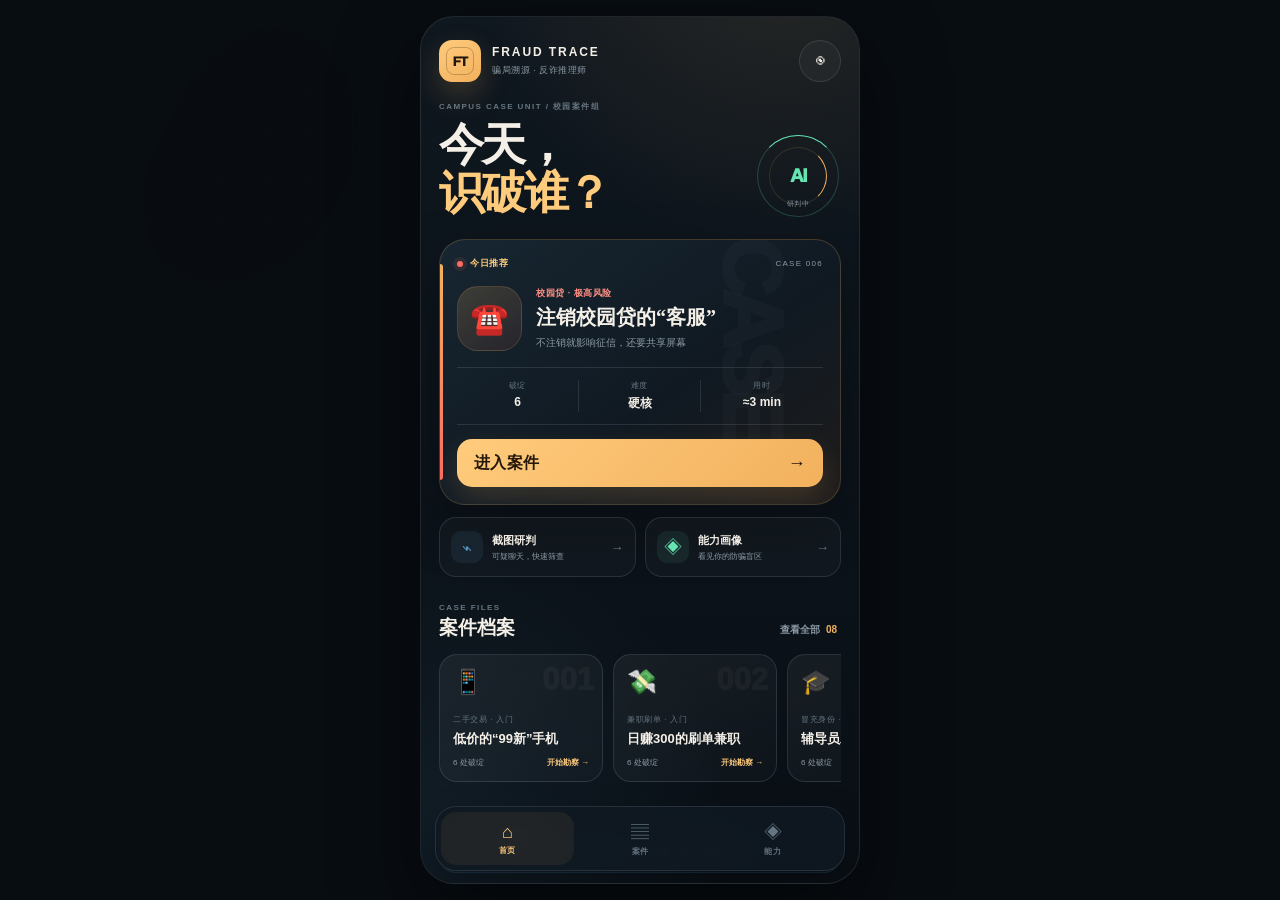
<file: index.html>
﻿<!DOCTYPE html>
<html lang='zh-CN'>
<head>
<meta charset='UTF-8'>
<meta name='viewport' content='width=device-width,initial-scale=1,viewport-fit=cover,user-scalable=no'>
<meta name='theme-color' content='#0a0f14'>
<meta name='apple-mobile-web-app-capable' content='yes'>
<title>骗局溯源 · 反诈推理师</title>
<link rel='stylesheet' href='styles.css'>
</head>
<body>
<div class='ambient-grid' aria-hidden='true'></div>
<div class='app-shell' id='app'>
  <div class='fx-layer' id='fxLayer' aria-hidden='true'></div>

  <section class='screen is-active' id='homeScreen'>
    <header class='topbar home-topbar'>
      <div class='brand-lockup'>
        <div class='brand-mark'><span>FT</span><i></i></div>
        <div><b>FRAUD TRACE</b><small>骗局溯源 · 反诈推理师</small></div>
      </div>
      <button class='round-btn' id='soundBtn' type='button' aria-label='切换音效'><span id='soundIcon'>◉</span></button>
    </header>

    <main class='home-main'>
      <div class='intro-row'>
        <div><p class='hud-label'>CAMPUS CASE UNIT / 校园案件组</p><h1>今天，<br><span>识破谁？</span></h1></div>
        <div class='status-orbit' aria-hidden='true'><div class='orbit-ring'></div><div class='orbit-ring ring-2'></div><span>AI</span><small>研判中</small></div>
      </div>

      <section class='feature-card' id='featureCard' aria-label='今日推荐案件'>
        <div class='scan-sheen'></div>
        <div class='feature-top'><span class='live-tag'><i></i>今日推荐</span><span class='feature-code' id='featureCode'>CASE 002</span></div>
        <div class='feature-body'>
          <div class='feature-icon' id='featureIcon'>💸</div>
          <div class='feature-copy'><p id='featureScene'>兼职刷单 · 高风险</p><h2 id='featureTitle'>日赚300的刷单兼职</h2><span id='featureHook'>先垫98，做完连本带利返</span></div>
        </div>
        <div class='feature-meta'>
          <div><span>破绽</span><strong id='featureFlaws'>6</strong></div>
          <div><span>难度</span><strong id='featureDifficulty'>入门</strong></div>
          <div><span>用时</span><strong id='featureTime'>≈2 min</strong></div>
        </div>
        <button class='primary-btn feature-btn' id='featureStart' type='button'>进入案件<span>→</span></button>
      </section>
      <div class='quick-grid'>
        <button class='quick-card scan-quick' id='scanQuick' type='button'><span class='quick-icon'>⌁</span><span><b>截图研判</b><small>可疑聊天，快速筛查</small></span><i>→</i></button>
        <button class='quick-card' id='profileQuick' type='button'><span class='quick-icon'>◈</span><span><b>能力画像</b><small>看见你的防骗盲区</small></span><i>→</i></button>
      </div>
      <section class='case-section'>
        <div class='section-head'><div><p class='hud-label'>CASE FILES</p><h2>案件档案</h2></div><button class='text-btn' id='viewAllBtn' type='button'>查看全部 <span>08</span></button></div>
        <div class='case-strip' id='homeCaseList'></div>
      </section>
      <div class='safety-tip'><span class='tip-radar'><i></i></span><div><b>96110</b><p>接到反诈预警电话，请立即接听。已经转账，第一时间拨打 110。</p></div></div>
    </main>
    <nav class='bottom-nav' aria-label='主导航'>
      <button class='nav-item is-active' data-nav='home' type='button'><span>⌂</span><b>首页</b></button>
      <button class='nav-item' data-nav='library' type='button'><span>▤</span><b>案件</b></button>
      <button class='nav-item' data-nav='profile' type='button'><span>◈</span><b>能力</b></button>
    </nav>
  </section>

  <section class='screen' id='libraryScreen'>
    <header class='topbar'>
      <button class='round-btn back-btn' data-back='home' type='button' aria-label='返回'>←</button>
      <div class='page-title'><p class='hud-label'>CASE ARCHIVE</p><h2>案件档案库</h2></div>
      <div class='archive-count'><strong id='archiveCount'>08</strong><span>案例</span></div>
    </header>
    <main class='archive-main'>
      <div class='filter-scroll' id='filterBar'></div>
      <div class='case-grid' id='caseGrid'></div>
      <div class='archive-footer'><span>所有案例均已脱敏改编</span><b>DATA / LOCAL</b></div>
    </main>
    <nav class='bottom-nav' aria-label='主导航'>
      <button class='nav-item' data-nav='home' type='button'><span>⌂</span><b>首页</b></button>
      <button class='nav-item is-active' data-nav='library' type='button'><span>▤</span><b>案件</b></button>
      <button class='nav-item' data-nav='profile' type='button'><span>◈</span><b>能力</b></button>
    </nav>
  </section>

  <section class='screen' id='briefScreen'>
    <header class='topbar'>
      <button class='round-btn' id='briefBack' type='button' aria-label='返回'>←</button>
      <div class='page-title'><p class='hud-label'>CASE BRIEF</p><h2>案件简报</h2></div>
      <div class='topbar-spacer'></div>
    </header>
    <main class='brief-main'>
      <article class='dossier-cover'>
        <div class='dossier-pin'></div>
        <div class='dossier-top'><span id='briefCode'>CASE 001</span><span id='briefThreat'>中高风险</span></div>
        <div class='dossier-emblem' id='briefIcon'>📱</div>
        <p class='dossier-en' id='briefEn'>THE TOO-GOOD PHONE</p>
        <h1 id='briefTitle'>低价的“99新”手机</h1>
        <div class='dossier-tags'><span id='briefScene'>二手交易</span><span id='briefDifficulty'>入门</span><span id='briefTime'>≈2 MIN</span></div>
        <div class='red-stamp' id='briefStamp'>待侦破</div>
      </article>
      <section class='brief-block'><p class='hud-label'>BACKGROUND / 案件背景</p><p id='briefBackground'></p></section>
      <section class='brief-block objective-block'><p class='hud-label'>MISSION / 侦破任务</p><p id='briefObjective'></p><div class='mission-stats'><div><b id='briefFlawCount'>6</b><span>处破绽</span></div><div><b id='briefCredit'>100</b><span>初始可信度</span></div></div></section>
      <section class='howto-card'><div class='howto-title'><span>?</span><b>怎么玩</b></div><div class='howto-steps'><div><i>01</i><p>点击聊天里可疑的字句</p></div><div><i>02</i><p>锁定破绽，避开误判</p></div><div><i>03</i><p>提交后查看完整骗术链路</p></div></div></section>
      <button class='primary-btn big-btn' id='startCaseBtn' type='button'>开始勘察<span>→</span></button>
    </main>
  </section>
  <section class='screen game-screen' id='gameScreen'>
    <header class='game-topbar'>
      <button class='round-btn' id='gameExit' type='button' aria-label='退出案件'>←</button>
      <div class='game-title-wrap'><p id='gameCaseCode'>CASE 001</p><h2 id='gameCaseTitle'>低价手机</h2></div>
      <div class='timer-box'><span>TIME</span><strong id='timerValue'>00:00</strong></div>
    </header>
    <main class='game-main'>
      <div class='evidence-status'><div class='evidence-copy'><span>已锁定证据</span><strong><b id='evidenceCount'>0</b> / <i id='evidenceTotal'>6</i></strong></div><div class='evidence-track'><div id='evidenceBar'></div></div></div>
      <div class='case-context' id='gameContext'></div>
      <div class='transcript-head'><span>聊天记录</span><b id='transcriptTime'>今天 20:14</b></div>
      <div class='transcript' id='transcript'></div>
      <div class='hint-banner' id='hintBanner'><span>⌁</span><p id='hintText'></p><button id='hintClose' type='button'>×</button></div>
      <div class='game-dock'><button class='dock-btn hint-btn' id='hintBtn' type='button'><span>⌁</span><b>线索提示</b><small>-5 分</small></button><button class='dock-btn submit-btn' id='submitBtn' type='button'><span>✓</span><b>提交研判</b><small id='submitLabel'>还差 6 处</small></button></div>
    </main>
  </section>

  <section class='screen' id='resultScreen'>
    <header class='topbar'>
      <button class='round-btn' id='resultBackHome' type='button' aria-label='返回首页'>←</button>
      <div class='page-title'><p class='hud-label'>CASE REPORT</p><h2>研判结果</h2></div>
      <button class='round-btn' id='resultShare' type='button' aria-label='分享'>↗</button>
    </header>
    <main class='result-main'>
      <div class='result-hero'>
        <p>CASE CLOSED</p>
        <div class='grade-orbit' id='gradeOrbit'><div class='grade-ring'></div><div class='grade-letter' id='gradeLetter'>A</div><span class='grade-stamp' id='gradeStamp'>证据链完整</span></div>
        <h1 id='gradeTitle'>敏锐的观察者</h1><p id='gradeSubtitle'>你抓住大部分关键破绽，继续保持核实习惯。</p>
      </div>
      <div class='result-stats'><div><span>命中</span><strong id='resultHits'>0</strong></div><div><span>误标</span><strong id='resultMisses'>0</strong></div><div><span>用时</span><strong id='resultTime'>00:00</strong></div><div><span>得分</span><strong id='resultScore'>0</strong></div></div>
      <section class='chain-preview'><div class='section-head compact'><div><p class='hud-label'>FRAUD CHAIN</p><h2>骗术链路</h2></div><span id='chainSteps'>5 STEPS</span></div><div class='chain-flow' id='resultChain'></div></section>
      <div class='result-actions'><button class='primary-btn' id='viewReportBtn' type='button'>查看完整复盘<span>→</span></button><button class='secondary-btn' id='nextCaseBtn' type='button'>进入下一案</button></div>
    </main>
  </section>
  <section class='screen' id='reportScreen'>
    <header class='topbar'>
      <button class='round-btn' id='reportBack' type='button' aria-label='返回'>←</button>
      <div class='page-title'><p class='hud-label'>DEBRIEF</p><h2>侦探复盘</h2></div>
      <button class='round-btn' id='reportProfile' type='button' aria-label='能力画像'>◈</button>
    </header>
    <main class='report-main'>
      <section class='report-case-head'><span id='reportCode'>CASE 001</span><h1 id='reportTitle'>低价手机</h1><p id='reportDebrief'></p></section>
      <section class='report-section'><div class='section-head compact'><div><p class='hud-label'>TRACE MAP</p><h2>骗术链路还原</h2></div></div><div class='trace-map' id='traceMap'></div></section>
      <section class='report-section'><div class='section-head compact'><div><p class='hud-label'>EVIDENCE LIST</p><h2>破绽逐条拆解</h2></div><span id='evidenceSummary'>0 / 0</span></div><div class='flaw-list' id='flawList'></div></section>
      <div class='safety-tip report-safety'><span class='tip-radar'><i></i></span><div><b>反诈提醒</b><p>本作品用于风险识别训练，不保证百分百识别诈骗。遇到转账、验证码和屏幕共享要求，请立即停止。</p></div></div>
      <div class='result-actions'><button class='primary-btn' id='reportNextBtn' type='button'>继续下一案<span>→</span></button></div>
    </main>
  </section>

  <section class='screen' id='profileScreen'>
    <header class='topbar'>
      <button class='round-btn' id='profileBack' type='button' aria-label='返回'>←</button>
      <div class='page-title'><p class='hud-label'>ABILITY PROFILE</p><h2>侦探能力画像</h2></div>
      <button class='round-btn' id='profileReset' type='button' aria-label='重置记录'>↺</button>
    </header>
    <main class='profile-main' id='profileContent'></main>
  </section>

  <section class='screen scan-screen' id='scanScreen'>
    <header class='topbar'>
      <button class='round-btn' id='scanBack' type='button' aria-label='返回'>←</button>
      <div class='page-title'><p class='hud-label'>RISK SCANNER</p><h2>截图研判室</h2></div>
      <span class='beta-pill'>BETA</span>
    </header>
    <main class='scan-main'>
      <section class='scanner-card'>
        <div class='scanner-head'><span class='live-tag'><i></i>本地研判引擎</span><b>0.3s</b></div>
        <label class='upload-zone' for='screenshotInput' id='uploadZone'>
          <input id='screenshotInput' type='file' accept='image/*'>
          <div class='upload-visual'><div class='scan-frame'><span></span><i></i></div><b>上传可疑截图</b><small>离线演示版：上传后请粘贴截图中的文字</small></div>
          <img id='uploadPreview' alt='上传的截图预览' hidden>
        </label>
        <div class='paste-area'><label for='scanText'>可疑聊天文字</label><textarea id='scanText' rows='6' placeholder='把聊天内容粘贴到这里，例如：先转我200定金，马上给你发货……'></textarea><div class='paste-actions'><button class='text-btn' id='sampleScanBtn' type='button'>载入示例</button><span id='scanCharCount'>0 字</span></div></div>
        <button class='primary-btn big-btn' id='analyzeBtn' type='button'>开始智能研判<span>⌁</span></button>
      </section>
      <section class='scan-result hidden' id='scanResult'>
        <div class='risk-meter' id='riskMeter'><div class='risk-orbit'><strong id='riskScore'>0</strong><span>风险指数</span></div><div class='risk-copy'><p>RISK LEVEL</p><h2 id='riskLevel'>等待研判</h2><span id='riskSummary'></span></div></div>
        <div class='scan-flaws' id='scanFlaws'></div>
        <button class='secondary-btn' id='convertCaseBtn' type='button'>把这段聊天变成推理关</button>
      </section>
      <p class='scanner-note'>当前版本不上传图片到服务器，不保存聊天内容。真实 OCR 接口可在正式部署时接入。</p>
    </main>
  </section>

  <div class='sheet-backdrop hidden' id='sheetBackdrop'><div class='bottom-sheet' id='feedbackSheet' role='dialog' aria-modal='true'><div class='sheet-handle'></div><div class='sheet-icon' id='sheetIcon'>!</div><h2 id='sheetTitle'>还没有命中</h2><p id='sheetCopy'></p><button class='primary-btn' id='sheetAction' type='button'>继续勘察</button></div></div>
  <div class='modal-backdrop hidden' id='confirmModal'><div class='confirm-card' role='dialog' aria-modal='true'><span class='confirm-mark'>⌁</span><h2 id='confirmTitle'>确认提交？</h2><p id='confirmCopy'></p><div class='confirm-actions'><button class='secondary-btn' id='confirmCancel' type='button'>继续找</button><button class='primary-btn' id='confirmOk' type='button'>确认提交</button></div></div></div>
  <div class='toast' id='toast' role='status' aria-live='polite'></div>
</div>
<script src='cases.js'></script>
<script src='app.js'></script>
</body>
</html>
</file>
<file: styles.css>
﻿:root{
  --bg:#080d12;--bg-soft:#0d141b;--surface:#111a22;--surface-2:#17232d;--surface-3:#1d2c38;
  --line:rgba(214,231,242,.12);--line-strong:rgba(214,231,242,.22);
  --text:#f4f0e7;--muted:#8b9aa6;--muted-2:#657581;--paper:#ede1ca;--ink:#11181f;
  --amber:#f2b15d;--amber-2:#ffcb7c;--coral:#ff6b5f;--coral-2:#ff8f83;--mint:#65e5b2;--blue:#6bb9ee;
  --sans:'Microsoft YaHei','PingFang SC','Noto Sans SC',sans-serif;
  --serif:'Noto Serif SC','Songti SC','SimSun',serif;
  --shadow:0 30px 80px rgba(0,0,0,.52);--r:22px;
}
*{box-sizing:border-box;-webkit-tap-highlight-color:transparent}
html,body{margin:0;min-height:100%;background:var(--bg);color:var(--text);font-family:var(--sans)}
body{min-height:100svh;display:flex;align-items:center;justify-content:center;overflow:hidden;padding:16px}
button{font:inherit;color:inherit}
button,input,textarea{outline:none}
button:focus-visible,textarea:focus-visible,label:focus-visible{outline:2px solid var(--amber);outline-offset:3px}
button{cursor:pointer}
img{max-width:100%}
.ambient-grid{position:fixed;inset:0;pointer-events:none;opacity:.24;background-image:linear-gradient(rgba(255,255,255,.035) 1px,transparent 1px),linear-gradient(90deg,rgba(255,255,255,.035) 1px,transparent 1px);background-size:44px 44px;mask-image:radial-gradient(circle at 50% 40%,black,transparent 72%)}
.ambient-grid::before,.ambient-grid::after{content:'';position:fixed;width:34vw;height:34vw;border-radius:50%;filter:blur(80px);opacity:.15;animation:ambient-drift 10s ease-in-out infinite alternate}
.ambient-grid::before{left:-8vw;top:-10vw;background:var(--coral)}
.ambient-grid::after{right:-10vw;bottom:-12vw;background:var(--blue);animation-delay:-4s}
@keyframes ambient-drift{to{transform:translate3d(4vw,3vw,0) scale(1.16)}}
.app-shell{position:relative;width:min(100%,440px);height:min(920px,calc(100svh - 32px));min-height:650px;background:linear-gradient(180deg,#0f171f 0%,#090f15 100%);border:1px solid rgba(255,255,255,.09);border-radius:34px;overflow:hidden;box-shadow:var(--shadow);isolation:isolate}
.app-shell::before{content:'';position:absolute;inset:0;pointer-events:none;background:radial-gradient(circle at 82% -10%,rgba(242,177,93,.11),transparent 31%),radial-gradient(circle at 5% 94%,rgba(107,185,238,.08),transparent 32%);z-index:-1}
.fx-layer{position:absolute;inset:0;pointer-events:none;z-index:50;overflow:hidden}
.screen{position:absolute;inset:0;overflow-y:auto;overflow-x:hidden;scrollbar-width:none;padding:max(20px,env(safe-area-inset-top)) 18px calc(92px + env(safe-area-inset-bottom));opacity:0;visibility:hidden;transform:translateY(12px) scale(.995);transition:opacity .32s ease,transform .36s cubic-bezier(.2,.8,.2,1),visibility .32s}
.screen::-webkit-scrollbar{display:none}
.screen.is-active{opacity:1;visibility:visible;transform:none}
.screen.is-leaving{opacity:0;transform:translateY(-8px) scale(.995)}
@keyframes fade-up{from{opacity:0;transform:translateY(16px)}to{opacity:1;transform:none}}
@keyframes fade-in{from{opacity:0}to{opacity:1}}
@keyframes scale-in{from{opacity:0;transform:scale(.9)}to{opacity:1;transform:scale(1)}}
@keyframes float-soft{0%,100%{transform:translateY(0)}50%{transform:translateY(-6px)}}
@keyframes spin{to{transform:rotate(360deg)}}
@keyframes scan-line{0%{transform:translateY(-130%)}100%{transform:translateY(330%)}}
.topbar{position:relative;z-index:3;display:flex;align-items:center;justify-content:space-between;gap:12px;min-height:48px;margin-bottom:20px}
.home-topbar{margin-bottom:16px}
.brand-lockup{display:flex;align-items:center;gap:11px;min-width:0}
.brand-mark{position:relative;width:42px;height:42px;border-radius:13px;background:linear-gradient(145deg,var(--amber-2),var(--amber));color:#21170b;display:grid;place-items:center;box-shadow:0 12px 30px rgba(242,177,93,.22);flex:0 0 auto}
.brand-mark span{font-size:13px;font-weight:1000;letter-spacing:-.06em;z-index:1}
.brand-mark i{position:absolute;inset:7px;border:1px solid rgba(33,23,11,.24);border-radius:8px}
.brand-lockup b{display:block;font-size:12px;letter-spacing:.16em;line-height:1.2}
.brand-lockup small{display:block;margin-top:4px;font-size:9px;color:var(--muted);letter-spacing:.06em}
.round-btn{width:42px;height:42px;border-radius:50%;border:1px solid var(--line);background:rgba(255,255,255,.035);color:var(--text);display:grid;place-items:center;font-size:19px;transition:.18s ease;flex:0 0 auto}
.round-btn:hover{background:rgba(255,255,255,.08);border-color:var(--line-strong);transform:translateY(-1px)}
.round-btn:active{transform:scale(.92)}
.round-btn.back-btn{font-size:20px}
.page-title{text-align:center;flex:1;min-width:0}
.page-title h2{margin:3px 0 0;font-size:18px;letter-spacing:.03em}
.page-title .hud-label{margin:0}
.hud-label{margin:0;color:var(--muted-2);font-size:8px;font-weight:800;letter-spacing:.18em;text-transform:uppercase}
.topbar-spacer{width:42px;height:42px}
.home-main{position:relative;z-index:2}
.intro-row{display:flex;align-items:flex-end;justify-content:space-between;gap:10px;margin:7px 0 22px;animation:fade-up .55s .04s both}
.intro-row h1{margin:9px 0 0;font-family:var(--serif);font-size:clamp(35px,9.5vw,45px);line-height:1.07;font-weight:900;letter-spacing:-.06em}
.intro-row h1 span{color:var(--amber-2)}
.status-orbit{position:relative;width:82px;height:82px;display:grid;place-items:center;flex:0 0 auto;margin-right:2px}
.orbit-ring{position:absolute;inset:0;border:1px solid rgba(101,229,178,.22);border-radius:50%;border-top-color:var(--mint);animation:spin 5s linear infinite}
.orbit-ring.ring-2{inset:12px;border-color:rgba(242,177,93,.15);border-right-color:var(--amber);animation-direction:reverse;animation-duration:3.4s}
.status-orbit span{font-size:19px;font-weight:1000;color:var(--mint);letter-spacing:-.08em}
.status-orbit small{position:absolute;bottom:8px;font-size:7px;color:var(--muted);letter-spacing:.08em}
.feature-card{position:relative;border-radius:26px;padding:17px;background:linear-gradient(145deg,#172631 0%,#101922 58%,#1d1b1b 100%);border:1px solid rgba(242,177,93,.21);overflow:hidden;box-shadow:0 20px 55px rgba(0,0,0,.28);animation:fade-up .58s .1s both}
.feature-card::before{content:'';position:absolute;left:0;top:24px;bottom:24px;width:3px;border-radius:0 3px 3px 0;background:linear-gradient(var(--amber),var(--coral))}
.feature-card::after{content:'CASE';position:absolute;right:-12px;top:57px;font-size:83px;line-height:1;font-weight:1000;letter-spacing:-.09em;color:rgba(255,255,255,.025);transform:rotate(90deg);pointer-events:none}
.scan-sheen{position:absolute;inset:-40%;background:linear-gradient(110deg,transparent 38%,rgba(255,255,255,.055) 48%,transparent 58%);transform:translateX(-48%) rotate(2deg);animation:feature-sheen 7s ease-in-out infinite;pointer-events:none}
@keyframes feature-sheen{0%,55%{transform:translateX(-55%) rotate(2deg)}75%,100%{transform:translateX(55%) rotate(2deg)}}
.feature-top{position:relative;z-index:1;display:flex;align-items:center;justify-content:space-between;margin-bottom:16px}
.live-tag{display:inline-flex;align-items:center;gap:7px;font-size:9px;font-weight:900;letter-spacing:.08em;color:var(--amber-2)}
.live-tag i{width:6px;height:6px;border-radius:50%;background:var(--coral);box-shadow:0 0 0 4px rgba(255,107,95,.1);animation:dot-pulse 1.6s infinite}
@keyframes dot-pulse{50%{box-shadow:0 0 0 7px rgba(255,107,95,0)}}
.feature-code{font-size:8px;color:var(--muted);letter-spacing:.16em}
.feature-body{position:relative;z-index:1;display:flex;align-items:center;gap:14px}
.feature-icon{width:65px;height:65px;border-radius:21px;display:grid;place-items:center;font-size:31px;background:linear-gradient(145deg,rgba(242,177,93,.18),rgba(255,107,95,.08));border:1px solid rgba(242,177,93,.17);animation:float-soft 4s ease-in-out infinite}
.feature-copy{min-width:0}
.feature-copy p{margin:0 0 5px;color:var(--coral-2);font-size:9px;font-weight:800;letter-spacing:.06em}
.feature-copy h2{margin:0;font-family:var(--serif);font-size:20px;line-height:1.25;white-space:nowrap;overflow:hidden;text-overflow:ellipsis}
.feature-copy span{display:block;margin-top:6px;color:var(--muted);font-size:10px}
.feature-meta{position:relative;z-index:1;display:grid;grid-template-columns:repeat(3,1fr);margin:16px 0 14px;padding:12px 0;border-top:1px solid var(--line);border-bottom:1px solid var(--line)}
.feature-meta div{text-align:center;border-right:1px solid var(--line)}
.feature-meta div:last-child{border-right:0}
.feature-meta span{display:block;color:var(--muted-2);font-size:8px;letter-spacing:.12em}
.feature-meta strong{display:block;margin-top:4px;font-size:12px}
.feature-btn{position:relative;z-index:1}
.primary-btn,.secondary-btn{border:0;border-radius:15px;min-height:48px;padding:13px 17px;font-weight:900;letter-spacing:.02em;transition:transform .16s,filter .16s,box-shadow .16s;display:flex;align-items:center;justify-content:center;gap:8px}
.primary-btn{background:linear-gradient(135deg,var(--amber-2),var(--amber));color:#25180a;box-shadow:0 13px 30px rgba(242,177,93,.18)}
.primary-btn:hover{filter:brightness(1.04);transform:translateY(-2px)}
.primary-btn:active,.secondary-btn:active{transform:scale(.975)}
.secondary-btn{background:rgba(255,255,255,.045);border:1px solid var(--line);color:var(--text)}
.feature-btn{width:100%}
.feature-btn span,.big-btn span{margin-left:auto;font-size:18px}
.quick-grid{display:grid;grid-template-columns:1fr 1fr;gap:9px;margin:12px 0 26px;animation:fade-up .55s .17s both}
.quick-card{position:relative;border:1px solid var(--line);border-radius:17px;background:rgba(255,255,255,.028);padding:13px 11px;display:flex;align-items:center;gap:9px;text-align:left;transition:.18s;overflow:hidden}
.quick-card:hover{background:rgba(255,255,255,.055);border-color:var(--line-strong);transform:translateY(-2px)}
.quick-icon{width:32px;height:32px;border-radius:10px;display:grid;place-items:center;color:var(--mint);background:rgba(101,229,178,.08);font-size:18px;flex:0 0 auto}
.scan-quick .quick-icon{color:var(--blue);background:rgba(107,185,238,.08)}
.quick-card b{display:block;font-size:11px}
.quick-card small{display:block;margin-top:3px;color:var(--muted);font-size:8px;white-space:nowrap;overflow:hidden;text-overflow:ellipsis}
.quick-card i{margin-left:auto;color:var(--muted-2);font-style:normal;font-size:13px}
.case-section{animation:fade-up .55s .23s both}
.section-head{display:flex;align-items:flex-end;justify-content:space-between;gap:12px;margin-bottom:12px}
.section-head h2{margin:3px 0 0;font-size:19px;font-family:var(--serif)}
.section-head.compact{align-items:center;margin-bottom:11px}
.section-head.compact h2{font-size:17px}
.text-btn{border:0;background:none;color:var(--muted);font-size:10px;padding:4px;font-weight:800}
.text-btn span{color:var(--amber);margin-left:3px}
.case-strip{display:flex;gap:10px;overflow-x:auto;scrollbar-width:none;padding:1px 0 7px;scroll-snap-type:x mandatory}
.case-strip::-webkit-scrollbar{display:none}
.mini-case{position:relative;width:164px;min-width:164px;border:1px solid var(--line);border-radius:18px;background:linear-gradient(150deg,rgba(255,255,255,.055),rgba(255,255,255,.018));padding:13px;text-align:left;scroll-snap-align:start;overflow:hidden;transition:.2s}
.mini-case:hover{transform:translateY(-3px);border-color:rgba(242,177,93,.28)}
.mini-case::after{content:attr(data-code);position:absolute;right:8px;top:7px;color:rgba(255,255,255,.04);font-size:31px;font-weight:1000}
.mini-case .mini-icon{font-size:24px;margin-bottom:18px}
.mini-case p{margin:0;color:var(--muted-2);font-size:8px;letter-spacing:.08em}
.mini-case h3{margin:5px 0 9px;font-size:13px;line-height:1.4;white-space:nowrap;overflow:hidden;text-overflow:ellipsis}
.mini-case .mini-foot{display:flex;justify-content:space-between;align-items:center;color:var(--muted);font-size:8px}
.mini-case .mini-foot b{color:var(--amber-2);font-weight:800}
.completion-mark{position:absolute;right:9px;bottom:9px;width:18px;height:18px;border-radius:50%;display:grid;place-items:center;background:rgba(101,229,178,.15);color:var(--mint);font-size:9px}
.safety-tip{display:flex;gap:11px;align-items:center;margin-top:21px;padding:13px;border:1px solid rgba(107,185,238,.13);border-radius:17px;background:rgba(107,185,238,.045);animation:fade-up .55s .3s both}
.tip-radar{position:relative;width:35px;height:35px;display:grid;place-items:center;flex:0 0 auto;border:1px solid rgba(107,185,238,.25);border-radius:50%}
.tip-radar::before{content:'';position:absolute;inset:6px;border:1px solid rgba(107,185,238,.2);border-radius:50%;animation:radar-ping 2s infinite}
.tip-radar i{width:6px;height:6px;border-radius:50%;background:var(--blue)}
@keyframes radar-ping{0%{transform:scale(.7);opacity:1}100%{transform:scale(1.5);opacity:0}}
.safety-tip b{display:block;font-size:12px;color:var(--blue)}
.safety-tip p{margin:3px 0 0;color:var(--muted);font-size:9px;line-height:1.65}
.bottom-nav{position:absolute;left:14px;right:14px;bottom:max(12px,env(safe-area-inset-bottom));height:65px;z-index:15;border-radius:21px;background:rgba(15,24,32,.88);border:1px solid var(--line);backdrop-filter:blur(18px);display:grid;grid-template-columns:repeat(3,1fr);box-shadow:0 14px 35px rgba(0,0,0,.32);padding:5px}
.nav-item{border:0;background:none;border-radius:15px;color:var(--muted-2);display:flex;flex-direction:column;align-items:center;justify-content:center;gap:2px;transition:.18s}
.nav-item span{font-size:18px}
.nav-item b{font-size:8px;letter-spacing:.06em}
.nav-item.is-active{color:var(--amber-2);background:rgba(242,177,93,.075)}
.archive-count{width:46px;text-align:right}
.archive-count strong{display:block;font-size:18px;color:var(--amber-2)}
.archive-count span{font-size:8px;color:var(--muted)}
.archive-main{padding-bottom:20px}
.filter-scroll{display:flex;gap:7px;overflow-x:auto;scrollbar-width:none;padding-bottom:16px;margin:0 -2px}
.filter-scroll::-webkit-scrollbar{display:none}
.filter-pill{white-space:nowrap;border:1px solid var(--line);background:rgba(255,255,255,.025);border-radius:999px;padding:8px 12px;font-size:9px;color:var(--muted);font-weight:800;transition:.16s}
.filter-pill.is-active{background:var(--paper);color:var(--ink);border-color:var(--paper)}
.case-grid{display:grid;grid-template-columns:1fr 1fr;gap:10px}
.case-tile{position:relative;border:1px solid var(--line);border-radius:19px;background:linear-gradient(155deg,rgba(255,255,255,.055),rgba(255,255,255,.015));padding:14px;text-align:left;min-height:174px;overflow:hidden;transition:.2s;animation:fade-up .4s both}
.case-tile:hover{transform:translateY(-3px);border-color:rgba(242,177,93,.27)}
.case-tile::after{content:attr(data-code);position:absolute;right:8px;top:7px;color:rgba(255,255,255,.035);font-size:45px;font-weight:1000;letter-spacing:-.09em}
.case-tile .tile-icon{width:42px;height:42px;border-radius:13px;display:grid;place-items:center;background:rgba(242,177,93,.07);font-size:22px;margin-bottom:21px}
.case-tile .tile-scene{font-size:8px;color:var(--coral-2);font-weight:800;letter-spacing:.08em}
.case-tile h3{margin:5px 0 11px;font-size:13px;line-height:1.45;min-height:37px}
.tile-bottom{display:flex;align-items:center;justify-content:space-between;gap:6px}
.tile-bottom span{font-size:8px;color:var(--muted)}
.difficulty{display:inline-flex;padding:4px 7px;border-radius:6px;background:rgba(255,255,255,.05);color:var(--muted);font-size:7px;font-weight:900;letter-spacing:.05em}
.difficulty.入门{color:var(--mint);background:rgba(101,229,178,.08)}
.difficulty.进阶{color:var(--amber-2);background:rgba(242,177,93,.08)}
.difficulty.硬核{color:var(--coral-2);background:rgba(255,107,95,.09)}
.tile-grade{position:absolute;right:12px;bottom:11px;width:24px;height:24px;border-radius:8px;display:grid;place-items:center;color:var(--mint);background:rgba(101,229,178,.11);font-size:11px;font-weight:1000}
.archive-footer{display:flex;justify-content:space-between;margin-top:18px;padding:12px 2px;color:var(--muted-2);font-size:8px;letter-spacing:.07em}
.archive-footer b{color:var(--mint);font-size:7px}
.brief-main{padding-bottom:12px}
.dossier-cover{position:relative;padding:18px;border-radius:24px;background:linear-gradient(145deg,#eaddc5,#d8c9ad);color:var(--ink);overflow:hidden;box-shadow:0 20px 50px rgba(0,0,0,.32);animation:fade-up .5s both}
.dossier-cover::before{content:'';position:absolute;inset:0;background:repeating-linear-gradient(0deg,transparent 0 30px,rgba(66,48,27,.035) 30px 31px),radial-gradient(circle at 90% 0%,rgba(255,255,255,.4),transparent 33%)}
.dossier-cover::after{content:'';position:absolute;right:-34px;bottom:-60px;width:165px;height:165px;border:1px solid rgba(65,45,22,.13);border-radius:50%}
.dossier-pin{position:absolute;left:50%;top:7px;width:42px;height:9px;margin-left:-21px;border-radius:3px;background:rgba(67,48,24,.17);transform:rotate(-2deg)}
.dossier-top{position:relative;z-index:1;display:flex;justify-content:space-between;font-size:8px;font-weight:900;letter-spacing:.15em;color:rgba(17,24,31,.56)}
.dossier-top span:last-child{color:#a3352f}
.dossier-emblem{position:relative;z-index:1;width:65px;height:65px;border-radius:18px;display:grid;place-items:center;margin:31px auto 12px;font-size:34px;background:rgba(17,24,31,.07);border:1px solid rgba(17,24,31,.1);animation:float-soft 4.5s ease-in-out infinite}
.dossier-en{position:relative;z-index:1;margin:0;text-align:center;color:rgba(17,24,31,.48);font-size:7px;font-weight:900;letter-spacing:.18em}
.dossier-cover h1{position:relative;z-index:1;margin:7px 0 13px;text-align:center;font-family:var(--serif);font-size:23px;letter-spacing:-.04em}
.dossier-tags{position:relative;z-index:1;display:flex;gap:6px;justify-content:center;flex-wrap:wrap}
.dossier-tags span{padding:5px 8px;border:1px solid rgba(17,24,31,.13);border-radius:6px;font-size:7px;font-weight:900;letter-spacing:.06em}
.red-stamp{position:absolute;right:19px;bottom:22px;width:57px;height:57px;border:2px solid rgba(163,53,47,.65);border-radius:50%;display:grid;place-items:center;transform:rotate(-14deg);color:rgba(163,53,47,.75);font-size:10px;font-weight:1000;letter-spacing:.1em;opacity:.82}
.brief-block{margin-top:13px;padding:16px;border:1px solid var(--line);border-radius:19px;background:rgba(255,255,255,.025);animation:fade-up .45s .08s both}
.brief-block>p:last-child{margin:9px 0 0;color:#bdc8d0;font-size:11px;line-height:1.8}
.objective-block{animation-delay:.13s}
.mission-stats{display:grid;grid-template-columns:1fr 1fr;margin-top:14px;padding-top:12px;border-top:1px solid var(--line)}
.mission-stats div{border-right:1px solid var(--line);text-align:center}
.mission-stats div:last-child{border-right:0}
.mission-stats b{display:block;font-size:21px;color:var(--amber-2)}
.mission-stats span{font-size:8px;color:var(--muted)}
.howto-card{margin-top:13px;padding:15px;border-radius:19px;background:rgba(242,177,93,.045);border:1px solid rgba(242,177,93,.13);animation:fade-up .45s .18s both}
.howto-title{display:flex;align-items:center;gap:8px;font-size:11px}
.howto-title span{width:22px;height:22px;border-radius:50%;display:grid;place-items:center;background:rgba(242,177,93,.11);color:var(--amber-2);font-weight:1000}
.howto-steps{display:grid;grid-template-columns:repeat(3,1fr);gap:8px;margin-top:13px}
.howto-steps div{position:relative}
.howto-steps i{font-style:normal;color:var(--amber);font-size:7px;font-weight:1000;letter-spacing:.1em}
.howto-steps p{margin:4px 0 0;color:var(--muted);font-size:8px;line-height:1.55}
.big-btn{width:100%;margin-top:14px;min-height:54px;border-radius:17px;font-size:12px}
.game-screen{padding:0;background:linear-gradient(180deg,#0e171e,#080d12)}
.game-topbar{position:sticky;top:0;z-index:20;display:flex;align-items:center;gap:10px;padding:max(14px,env(safe-area-inset-top)) 15px 12px;background:rgba(8,13,18,.88);backdrop-filter:blur(18px);border-bottom:1px solid rgba(255,255,255,.06)}
.game-title-wrap{flex:1;min-width:0}
.game-title-wrap p{margin:0;color:var(--coral-2);font-size:7px;font-weight:900;letter-spacing:.15em}
.game-title-wrap h2{margin:3px 0 0;font-size:14px;white-space:nowrap;overflow:hidden;text-overflow:ellipsis}
.timer-box{text-align:right;min-width:57px}
.timer-box span{display:block;color:var(--muted-2);font-size:7px;letter-spacing:.13em}
.timer-box strong{display:block;margin-top:2px;font-size:13px;font-variant-numeric:tabular-nums;color:var(--amber-2)}
.timer-box.is-urgent strong{color:var(--coral);animation:urgent-blink .9s infinite}
@keyframes urgent-blink{50%{opacity:.45}}
.game-main{padding:14px 14px calc(105px + env(safe-area-inset-bottom))}
.evidence-status{display:flex;align-items:center;gap:12px;padding:11px 13px;border-radius:15px;background:rgba(255,255,255,.032);border:1px solid var(--line);margin-bottom:11px}
.evidence-copy{min-width:92px}
.evidence-copy span{display:block;color:var(--muted);font-size:8px}
.evidence-copy strong{display:block;margin-top:2px;font-size:15px}
.evidence-copy b{color:var(--amber-2)}
.evidence-copy i{font-style:normal;color:var(--muted)}
.evidence-track{height:6px;flex:1;border-radius:99px;overflow:hidden;background:rgba(255,255,255,.065)}
.evidence-track div{height:100%;width:0;border-radius:inherit;background:linear-gradient(90deg,var(--amber),var(--coral));box-shadow:0 0 15px rgba(242,177,93,.28);transition:width .45s cubic-bezier(.2,.8,.2,1)}
.case-context{padding:12px 13px;border-left:2px solid var(--coral);border-radius:0 12px 12px 0;background:rgba(255,107,95,.045);color:#bac7cf;font-size:9px;line-height:1.7;margin-bottom:16px}
.transcript-head{display:flex;align-items:center;justify-content:space-between;margin:0 2px 10px;color:var(--muted);font-size:8px;font-weight:800;letter-spacing:.07em}
.transcript-head b{font-size:7px;color:var(--muted-2);font-weight:500}
.transcript{display:flex;flex-direction:column;gap:12px;padding-bottom:9px}
.message{display:flex;gap:8px;align-items:flex-end;animation:message-in .38s both;max-width:94%}
.message.victim{align-self:flex-end;flex-direction:row-reverse}
@keyframes message-in{from{opacity:0;transform:translateY(10px) scale(.98)}to{opacity:1;transform:none}}
.msg-avatar{width:29px;height:29px;border-radius:10px;display:grid;place-items:center;background:#1b2a35;border:1px solid var(--line);font-size:14px;flex:0 0 auto;margin-bottom:2px}
.message.victim .msg-avatar{background:rgba(101,229,178,.09);color:var(--mint)}
.msg-wrap{min-width:0}
.msg-sender{margin:0 0 4px 4px;color:var(--muted-2);font-size:7px}
.message.victim .msg-sender{text-align:right;margin:0 4px 4px 0}
.msg-bubble{position:relative;padding:11px 12px;border-radius:5px 16px 16px 16px;background:#17242e;border:1px solid rgba(255,255,255,.07);font-size:12px;line-height:1.9;color:#e4eaee;box-shadow:0 7px 18px rgba(0,0,0,.12)}
.message.victim .msg-bubble{border-radius:16px 5px 16px 16px;background:rgba(101,229,178,.075);border-color:rgba(101,229,178,.12);color:#d8f7eb}
.voice-line{display:flex;align-items:center;gap:7px}
.voice-wave{color:var(--blue);letter-spacing:1px;font-size:15px}
.voice-duration{color:var(--muted-2);font-size:8px;margin-left:3px}
.segment{position:relative;border-radius:4px;cursor:pointer;transition:background .18s,color .18s,box-shadow .18s;padding:1px 0;touch-action:manipulation}
.segment:hover{background:rgba(242,177,93,.12);color:var(--amber-2)}
.segment.is-hit{background:linear-gradient(180deg,transparent 9%,rgba(242,177,93,.4) 9%,rgba(242,177,93,.4) 87%,transparent 87%);color:#fff4df;box-shadow:inset 0 -1px var(--amber);padding:1px 2px;margin:0 -1px;animation:evidence-lock .45s cubic-bezier(.2,.8,.2,1)}
.segment.is-hit::after{content:'✓';position:absolute;right:-7px;top:-9px;width:13px;height:13px;border-radius:50%;display:grid;place-items:center;background:var(--amber);color:#25180a;font-size:7px;font-weight:1000;box-shadow:0 2px 7px rgba(0,0,0,.3)}
@keyframes evidence-lock{0%{transform:scale(.9);filter:brightness(1.8)}55%{transform:scale(1.035)}100%{transform:scale(1)}}
.segment.is-wrong{background:rgba(255,107,95,.27);box-shadow:inset 0 -1px var(--coral);animation:wrong-shake .35s}
.segment.is-wrong::after{content:'×';position:absolute;right:-7px;top:-9px;width:13px;height:13px;border-radius:50%;display:grid;place-items:center;background:var(--coral);color:white;font-size:8px;font-weight:1000}
@keyframes wrong-shake{0%,100%{transform:translateX(0)}25%{transform:translateX(-3px)}75%{transform:translateX(3px)}}
.segment.is-locked{cursor:default}
.hint-banner{position:fixed;left:29px;right:29px;bottom:calc(94px + env(safe-area-inset-bottom));z-index:22;display:flex;align-items:center;gap:9px;padding:11px 12px;border-radius:14px;background:rgba(242,177,93,.95);color:#26190b;box-shadow:0 15px 35px rgba(0,0,0,.28);animation:sheet-in .3s;max-width:382px;margin:auto}
.hint-banner.hidden{display:none}
.hint-banner span{font-size:17px}
.hint-banner p{flex:1;margin:0;font-size:9px;line-height:1.55;font-weight:800}
.hint-banner button{border:0;background:rgba(38,25,11,.09);width:22px;height:22px;border-radius:50%;color:#26190b}
.game-dock{position:fixed;left:14px;right:14px;bottom:max(10px,env(safe-area-inset-bottom));z-index:21;display:grid;grid-template-columns:1fr 1.6fr;gap:8px;padding:7px;border-radius:20px;background:rgba(13,21,28,.92);border:1px solid var(--line);backdrop-filter:blur(18px);box-shadow:0 18px 45px rgba(0,0,0,.35);max-width:412px;margin:auto}
.dock-btn{min-height:50px;border-radius:14px;border:1px solid var(--line);background:rgba(255,255,255,.035);display:grid;grid-template-columns:25px 1fr;grid-template-rows:1fr 1fr;text-align:left;padding:7px 9px;align-items:center;transition:.16s}
.dock-btn>span{grid-row:1/3;font-size:18px}
.dock-btn b{font-size:10px;align-self:end}
.dock-btn small{font-size:7px;color:var(--muted);align-self:start;margin-top:1px}
.submit-btn{background:linear-gradient(135deg,var(--amber-2),var(--amber));color:#26190b;border-color:transparent}
.submit-btn small{color:rgba(38,25,11,.62)}
.dock-btn:active{transform:scale(.98)}
.result-main{padding-top:4px}
.result-hero{text-align:center;animation:fade-up .5s both}
.result-hero>p{margin:0;color:var(--coral-2);font-size:8px;font-weight:1000;letter-spacing:.22em}
.grade-orbit{position:relative;width:178px;height:178px;margin:17px auto 14px;display:grid;place-items:center}
.grade-ring{position:absolute;inset:0;border-radius:50%;border:1px solid rgba(242,177,93,.2);background:radial-gradient(circle,rgba(242,177,93,.1),transparent 62%)}
.grade-ring::before{content:'';position:absolute;inset:9px;border-radius:50%;border:1px dashed rgba(242,177,93,.3);animation:spin 16s linear infinite}
.grade-ring::after{content:'';position:absolute;inset:25px;border-radius:50%;border:1px solid rgba(255,255,255,.07)}
.grade-letter{position:relative;z-index:2;font-size:82px;font-weight:1000;line-height:1;letter-spacing:-.1em;color:var(--amber-2);filter:drop-shadow(0 8px 20px rgba(242,177,93,.18));animation:grade-pop .65s .1s cubic-bezier(.2,1.4,.4,1) both}
@keyframes grade-pop{from{opacity:0;transform:scale(1.8) rotate(-8deg);filter:blur(10px)}to{opacity:1;transform:scale(1);filter:blur(0)}}
.grade-stamp{position:absolute;right:-29px;bottom:29px;padding:5px 7px;border:1px solid var(--coral);border-radius:5px;color:var(--coral-2);font-size:7px;font-weight:900;transform:rotate(-8deg);background:rgba(255,107,95,.06);animation:stamp-in .45s .55s both}
@keyframes stamp-in{from{opacity:0;transform:scale(1.8) rotate(-18deg)}to{opacity:1;transform:scale(1) rotate(-8deg)}}
.result-hero h1{margin:0;font-family:var(--serif);font-size:22px}
.result-hero>p:last-child{max-width:310px;margin:7px auto 0;color:var(--muted);font-size:10px;line-height:1.65}
.result-stats{display:grid;grid-template-columns:repeat(4,1fr);gap:7px;margin:20px 0 17px;animation:fade-up .5s .12s both}
.result-stats div{padding:12px 4px;text-align:center;border-radius:14px;border:1px solid var(--line);background:rgba(255,255,255,.025)}
.result-stats span{display:block;color:var(--muted);font-size:8px}
.result-stats strong{display:block;margin-top:5px;font-size:15px;color:var(--amber-2);font-variant-numeric:tabular-nums}
.chain-preview{padding:15px;border-radius:19px;border:1px solid var(--line);background:rgba(255,255,255,.025);animation:fade-up .5s .18s both}
.chain-preview .section-head>span{font-size:7px;color:var(--muted);letter-spacing:.08em}
.chain-flow{display:flex;gap:3px;overflow:hidden}
.chain-node{position:relative;flex:1;padding-top:12px;text-align:center;min-width:0}
.chain-node::before{content:'';position:absolute;top:4px;left:0;right:0;height:1px;background:rgba(242,177,93,.25)}
.chain-node::after{content:'';position:absolute;left:50%;top:1px;width:7px;height:7px;margin-left:-3px;border-radius:50%;background:var(--amber);box-shadow:0 0 0 4px rgba(242,177,93,.08)}
.chain-node span{display:block;color:var(--amber-2);font-size:7px;font-weight:900;white-space:nowrap;overflow:hidden;text-overflow:ellipsis}
.result-actions{display:grid;gap:8px;margin-top:14px;animation:fade-up .5s .24s both}
.report-main{padding-bottom:14px}
.report-case-head{text-align:center;padding:8px 0 18px;animation:fade-up .45s both}
.report-case-head span{color:var(--coral-2);font-size:8px;font-weight:900;letter-spacing:.16em}
.report-case-head h1{margin:8px 0;font-family:var(--serif);font-size:25px}
.report-case-head p{margin:0;color:var(--muted);font-size:10px;line-height:1.8;text-align:left}
.report-section{margin-bottom:16px}
.trace-map{position:relative;padding-left:24px}
.trace-map::before{content:'';position:absolute;left:8px;top:8px;bottom:8px;width:1px;background:linear-gradient(var(--amber),var(--coral),var(--blue))}
.trace-item{position:relative;padding:0 0 14px 8px;animation:fade-up .4s both}
.trace-item:last-child{padding-bottom:0}
.trace-item::before{content:'';position:absolute;left:-20px;top:4px;width:8px;height:8px;border-radius:50%;background:var(--bg);border:2px solid var(--amber);box-shadow:0 0 0 4px rgba(242,177,93,.06)}
.trace-item span{display:block;color:var(--amber-2);font-size:8px;font-weight:900;letter-spacing:.06em}
.trace-item p{margin:4px 0 0;color:var(--muted);font-size:9px;line-height:1.65}
.flaw-list{display:flex;flex-direction:column;gap:8px}
.flaw-card{border:1px solid var(--line);border-radius:16px;background:rgba(255,255,255,.025);overflow:hidden;animation:fade-up .4s both}
.flaw-card.is-missed{border-color:rgba(255,107,95,.2)}
.flaw-toggle{width:100%;border:0;background:none;display:flex;align-items:center;gap:10px;padding:12px;text-align:left}
.flaw-index{width:27px;height:27px;display:grid;place-items:center;border-radius:9px;background:rgba(242,177,93,.1);color:var(--amber-2);font-size:9px;font-weight:1000;flex:0 0 auto}
.flaw-card.is-missed .flaw-index{background:rgba(255,107,95,.1);color:var(--coral-2)}
.flaw-title{flex:1;min-width:0}
.flaw-title b{display:block;font-size:10px}
.flaw-title span{display:block;margin-top:3px;color:var(--muted);font-size:8px;white-space:nowrap;overflow:hidden;text-overflow:ellipsis}
.flaw-status{font-size:7px;font-weight:900;color:var(--mint);border:1px solid rgba(101,229,178,.18);border-radius:5px;padding:3px 5px}
.is-missed .flaw-status{color:var(--coral-2);border-color:rgba(255,107,95,.18)}
.flaw-toggle>i{font-style:normal;color:var(--muted);transition:transform .2s}
.flaw-card.is-open .flaw-toggle>i{transform:rotate(45deg)}
.flaw-detail{display:none;padding:0 12px 13px 49px}
.flaw-card.is-open .flaw-detail{display:block;animation:fade-in .2s}
.flaw-quote{margin:0 0 9px;padding:8px 9px;border-left:2px solid var(--amber);background:rgba(242,177,93,.06);color:#e7d6b7;font-size:9px;line-height:1.65}
.flaw-detail p{margin:6px 0;color:var(--muted);font-size:9px;line-height:1.65}
.flaw-detail p b{color:var(--text);font-weight:800}
.report-safety{margin-top:4px}
.profile-main{padding-bottom:12px}
.profile-rank{padding:19px;border-radius:22px;background:linear-gradient(145deg,rgba(242,177,93,.13),rgba(255,107,95,.05));border:1px solid rgba(242,177,93,.18);text-align:center;animation:fade-up .45s both}
.profile-rank .rank-label{font-size:8px;color:var(--muted);letter-spacing:.14em}
.profile-rank h1{margin:8px 0 4px;font-family:var(--serif);font-size:24px;color:var(--amber-2)}
.profile-rank p{margin:0;color:var(--muted);font-size:9px}
.profile-stats{display:grid;grid-template-columns:repeat(3,1fr);margin-top:12px;gap:8px}
.profile-stats div{padding:12px 5px;border:1px solid var(--line);border-radius:15px;background:rgba(255,255,255,.025);text-align:center}
.profile-stats strong{display:block;font-size:18px;color:var(--text)}
.profile-stats span{display:block;margin-top:3px;font-size:8px;color:var(--muted)}
.radar-card{margin-top:12px;padding:15px;border:1px solid var(--line);border-radius:19px;background:rgba(255,255,255,.025);text-align:center}
.radar-card h2{margin:3px 0 4px;font-size:17px;font-family:var(--serif)}
.radar-wrap{position:relative;height:230px;margin-top:5px}
.radar-wrap svg{width:100%;height:100%;overflow:visible}
.radar-label{font-size:7px;fill:var(--muted)}
.radar-polygon{transform-origin:center;animation:radar-draw .85s cubic-bezier(.2,.8,.2,1) both}
@keyframes radar-draw{from{opacity:0;transform:scale(.2) rotate(-30deg)}to{opacity:1;transform:scale(1) rotate(0)}}
.mastery-list{margin-top:13px;display:flex;flex-direction:column;gap:9px}
.mastery-row{display:grid;grid-template-columns:65px 1fr 31px;align-items:center;gap:8px}
.mastery-row span{font-size:8px;color:var(--muted);white-space:nowrap;overflow:hidden;text-overflow:ellipsis}
.mastery-track{height:5px;border-radius:99px;background:rgba(255,255,255,.06);overflow:hidden}
.mastery-track i{display:block;height:100%;border-radius:inherit;background:linear-gradient(90deg,var(--amber),var(--mint));width:0;transition:width .8s cubic-bezier(.2,.8,.2,1)}
.mastery-row b{text-align:right;font-size:8px;color:var(--amber-2)}
.history-card{margin-top:12px;padding:15px;border:1px solid var(--line);border-radius:19px;background:rgba(255,255,255,.025)}
.history-card h2{margin:3px 0 12px;font-size:17px;font-family:var(--serif)}
.history-item{display:flex;align-items:center;gap:9px;padding:10px 0;border-bottom:1px solid rgba(255,255,255,.055)}
.history-item:last-child{border-bottom:0}
.history-grade{width:29px;height:29px;border-radius:9px;display:grid;place-items:center;background:rgba(242,177,93,.1);color:var(--amber-2);font-size:10px;font-weight:1000}
.history-copy{flex:1;min-width:0}
.history-copy b{display:block;font-size:9px;white-space:nowrap;overflow:hidden;text-overflow:ellipsis}
.history-copy span{display:block;margin-top:2px;color:var(--muted);font-size:7px}
.history-score{font-size:9px;color:var(--mint)}
.empty-profile{padding:20px 10px;color:var(--muted);font-size:9px;line-height:1.7;text-align:center}
.beta-pill{font-size:7px;font-weight:1000;letter-spacing:.12em;color:var(--mint);border:1px solid rgba(101,229,178,.2);border-radius:999px;padding:5px 7px}
.scan-main{padding-bottom:10px}
.scanner-card{padding:15px;border:1px solid var(--line);border-radius:22px;background:linear-gradient(145deg,rgba(255,255,255,.045),rgba(255,255,255,.015));animation:fade-up .45s both}
.scanner-head{display:flex;align-items:center;justify-content:space-between;margin-bottom:12px}
.scanner-head>b{font-size:8px;color:var(--mint);letter-spacing:.08em}
.upload-zone{position:relative;display:block;border:1px dashed rgba(107,185,238,.28);border-radius:17px;background:rgba(107,185,238,.035);overflow:hidden;cursor:pointer;transition:.2s}
.upload-zone:hover{background:rgba(107,185,238,.065)}
.upload-zone input{display:none}
.upload-visual{position:relative;padding:26px 12px;text-align:center;overflow:hidden}
.upload-visual::after{content:'';position:absolute;left:12%;right:12%;top:0;height:1px;background:linear-gradient(90deg,transparent,var(--blue),transparent);box-shadow:0 0 16px var(--blue);animation:scan-line 2.5s ease-in-out infinite}
.scan-frame{position:relative;width:56px;height:56px;margin:0 auto 13px;border:1px solid rgba(107,185,238,.38);border-radius:12px}
.scan-frame::before,.scan-frame::after{content:'';position:absolute;width:12px;height:12px;border-color:var(--blue);border-style:solid}
.scan-frame::before{left:-1px;top:-1px;border-width:2px 0 0 2px;border-radius:5px 0 0}
.scan-frame::after{right:-1px;bottom:-1px;border-width:0 2px 2px 0;border-radius:0 0 5px}
.scan-frame span{position:absolute;left:50%;top:50%;width:20px;height:20px;margin:-10px 0 0 -10px;border:1px solid rgba(107,185,238,.35);border-radius:50%;animation:radar-ping 2s infinite}
.scan-frame i{position:absolute;inset:18px;border-radius:50%;background:var(--blue);box-shadow:0 0 20px rgba(107,185,238,.45)}
.upload-zone b{display:block;font-size:11px}
.upload-zone small{display:block;margin-top:6px;color:var(--muted);font-size:8px}
#uploadPreview{display:block;width:100%;max-height:180px;object-fit:cover;animation:fade-in .25s}
.paste-area{margin-top:12px}
.paste-area>label{display:block;margin-bottom:7px;color:var(--muted);font-size:8px;font-weight:800;letter-spacing:.06em}
.paste-area textarea{width:100%;border:1px solid var(--line);border-radius:14px;background:rgba(0,0,0,.18);color:var(--text);font:10px/1.75 var(--sans);padding:11px;resize:vertical;min-height:112px;transition:.18s}
.paste-area textarea:focus{border-color:rgba(242,177,93,.35);box-shadow:0 0 0 3px rgba(242,177,93,.05)}
.paste-actions{display:flex;justify-content:space-between;align-items:center;margin-top:4px}
.paste-actions span{font-size:7px;color:var(--muted-2)}
.scan-result{margin-top:12px;animation:fade-up .4s both}
.scan-result.hidden{display:none}
.risk-meter{display:flex;align-items:center;gap:14px;padding:14px;border:1px solid var(--line);border-radius:18px;background:rgba(255,255,255,.025)}
.risk-orbit{position:relative;width:82px;height:82px;border-radius:50%;display:grid;place-items:center;border:1px solid rgba(255,107,95,.25);flex:0 0 auto}
.risk-orbit::before{content:'';position:absolute;inset:7px;border-radius:50%;border:2px solid transparent;border-top-color:var(--coral);animation:spin 2s linear infinite}
.risk-orbit strong{font-size:26px;color:var(--coral-2)}
.risk-orbit span{position:absolute;bottom:12px;font-size:6px;color:var(--muted)}
.risk-copy p{margin:0;color:var(--muted-2);font-size:7px;letter-spacing:.13em}
.risk-copy h2{margin:4px 0 5px;font-size:19px;color:var(--coral-2)}
.risk-copy span{display:block;color:var(--muted);font-size:8px;line-height:1.55}
.scan-flaws{display:flex;flex-direction:column;gap:7px;margin-top:10px}
.scan-flaw{display:flex;gap:9px;align-items:flex-start;padding:10px;border:1px solid rgba(255,107,95,.13);border-radius:13px;background:rgba(255,107,95,.035);animation:fade-up .3s both}
.scan-flaw b{font-size:8px;color:var(--coral-2);white-space:nowrap}
.scan-flaw p{margin:0;color:var(--muted);font-size:8px;line-height:1.55}
.scanner-note{margin:12px 4px 0;color:var(--muted-2);font-size:7px;line-height:1.65;text-align:center}
.sheet-backdrop,.modal-backdrop{position:absolute;inset:0;z-index:60;background:rgba(2,6,10,.62);backdrop-filter:blur(7px);display:flex;align-items:flex-end;justify-content:center;padding:10px;animation:fade-in .2s}
.modal-backdrop{align-items:center;padding:22px}
.hidden{display:none!important}
.bottom-sheet{width:100%;max-width:412px;border-radius:24px;background:#111b23;border:1px solid var(--line-strong);padding:11px 18px calc(18px + env(safe-area-inset-bottom));text-align:center;box-shadow:0 -15px 50px rgba(0,0,0,.4);animation:sheet-in .32s cubic-bezier(.2,.9,.2,1)}
@keyframes sheet-in{from{opacity:0;transform:translateY(30px)}to{opacity:1;transform:none}}
.sheet-handle{width:38px;height:4px;border-radius:99px;background:rgba(255,255,255,.12);margin:0 auto 13px}
.sheet-icon{width:44px;height:44px;border-radius:14px;display:grid;place-items:center;margin:0 auto 10px;background:rgba(242,177,93,.11);color:var(--amber-2);font-size:20px;font-weight:1000}
.bottom-sheet h2{margin:0;font-size:17px}
.bottom-sheet p{margin:7px auto 15px;color:var(--muted);font-size:10px;line-height:1.7;max-width:320px}
.bottom-sheet .primary-btn{width:100%}
.confirm-card{width:100%;max-width:340px;padding:22px 18px 16px;border-radius:23px;background:#111b23;border:1px solid var(--line-strong);text-align:center;box-shadow:var(--shadow);animation:scale-in .25s}
.confirm-mark{width:50px;height:50px;display:grid;place-items:center;margin:0 auto 12px;border-radius:15px;background:rgba(242,177,93,.1);color:var(--amber-2);font-size:24px}
.confirm-card h2{margin:0;font-size:18px}
.confirm-card p{margin:8px 0 16px;color:var(--muted);font-size:10px;line-height:1.7}
.confirm-actions{display:grid;grid-template-columns:1fr 1fr;gap:8px}
.confirm-actions button{min-height:44px;font-size:10px}
.toast{position:absolute;left:50%;bottom:calc(90px + env(safe-area-inset-bottom));z-index:70;transform:translate(-50%,16px);opacity:0;pointer-events:none;padding:9px 13px;border-radius:999px;background:var(--paper);color:var(--ink);font-size:9px;font-weight:900;white-space:nowrap;box-shadow:0 10px 30px rgba(0,0,0,.35);transition:.22s}
.toast.show{opacity:1;transform:translate(-50%,0)}
.spark{position:absolute;width:5px;height:5px;border-radius:50%;background:var(--amber);animation:spark-fly .8s ease-out forwards}
@keyframes spark-fly{from{opacity:1;transform:translate(0,0) scale(1)}to{opacity:0;transform:translate(var(--dx),var(--dy)) scale(.2)}}
.confetti{position:absolute;width:5px;height:10px;border-radius:2px;animation:confetti-fall 1.8s ease-in forwards}
@keyframes confetti-fall{from{opacity:1;transform:translate3d(0,-20px,0) rotate(0)}to{opacity:0;transform:translate3d(var(--dx),90vh,0) rotate(720deg)}}
@media(max-width:540px){body{padding:0;display:block;overflow:hidden}.app-shell{width:100%;height:100svh;min-height:0;border:0;border-radius:0}.screen{padding-left:18px;padding-right:18px}.game-screen{padding:0}.game-main{padding-left:14px;padding-right:14px}.bottom-nav{left:12px;right:12px}.game-dock{left:10px;right:10px}.hint-banner{left:20px;right:20px}}
@media(max-height:720px){body{padding:0}.app-shell{height:100svh;min-height:0;border-radius:0}.intro-row{margin-bottom:16px}.intro-row h1{font-size:34px}.feature-body{gap:11px}.feature-icon{width:55px;height:55px;font-size:27px}.feature-copy h2{font-size:18px}.feature-meta{margin:12px 0}.quick-grid{margin-bottom:19px}.grade-orbit{width:150px;height:150px}.grade-letter{font-size:70px}}
@media(prefers-reduced-motion:reduce){*,*::before,*::after{animation-duration:.001ms!important;animation-iteration-count:1!important;transition-duration:.001ms!important;scroll-behavior:auto!important}}
[hidden]{display:none!important}
.segment{user-select:none;-webkit-user-select:none}
.scan-flaw:last-child{margin-bottom:0}
</file>
